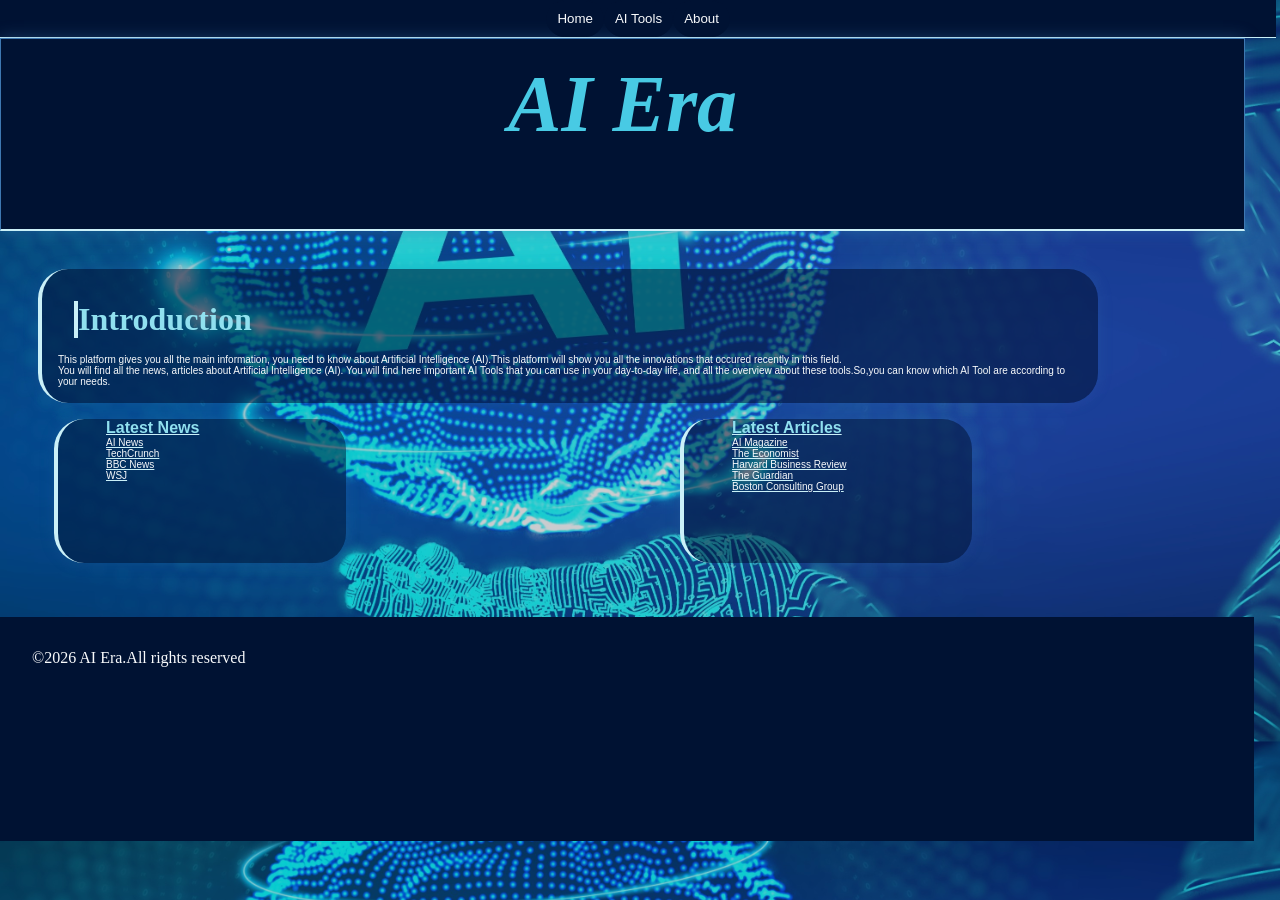
<file: AI-1.html>
<!DOCTYPE html>
<html lang="en">
<head>
    <meta charset="UTF-8">
    <meta name="viewport" content="width=device-width, initial-scale=1.0">
    <title>Home</title>
    <link rel="stylesheet" href="AI.Css"/>
</head>
<body id="body1">
    <header>
      <nav class="navbar">
        <a href="AI-1.html"><button class="btn">Home</button></a> 
        <a href="AI-2.html"><button class="btn">AI Tools</button></a> 
        <a href="AI-3.html"><button class="btn">About</button></a>
      </nav>
       <div id="name"><h1>AI Era</h1></div>
     
    </header>
    <main> 
   
      <div id="para"><h2 class="heading">Introduction</h2>
      <p>This platform gives you all the main information, you need to know about Artificial Intelligence (AI).This platform will show you all the innovations that occured recently in this field.</p>
      <p>You will find all the news, articles about Artificial Intelligence (AI). You will find here important AI Tools that you can use in your day-to-day life, and all the overview about these tools.So,you can know which AI Tool are according to your needs.</p></div>
      <div class="crd"><section class="News">
        <h3  class="head">Latest News</h3>
   <a href="https://www.artificialintelligence-news.com/" class="link">AI News</a>
        <a href="https://techcrunch.com/category/artificial-intelligence/" class="link">TechCrunch</a>
        <a href="https://www.bbc.com/news/topics/ce1qrvleleqt" class="link">BBC News</a>
        <a href="https://www.wsj.com/tech/ai" class="link">WSJ</a>
      </section>
      <section class="News">
      
        <h3 class="head">Latest Articles</h3>
   <a href="https://aimagazine.com/articles" class="link">AI Magazine</a>
        <a href="https://www.economist.com/topics/artificial-intelligence" class="link">The Economist</a>
        <a href="https://hbr.org/topic/subject/ai-and-machine-learning" class="link">Harvard Business Review</a>
        <a href="https://www.theguardian.com/technology/artificialintelligenceai" class="link">The Guardian</a>
        <a href="https://www.bcg.com/capabilities/artificial-intelligence/insights" class="link">Boston Consulting Group</a>
      </section>
    </div>
      

    </main>
    <footer class="footer">
      <p>&COPY;2026 AI Era.All rights reserved</p>
      
    </footer>
    <script src="AI.js"></script>
</body>
</html>
</file>
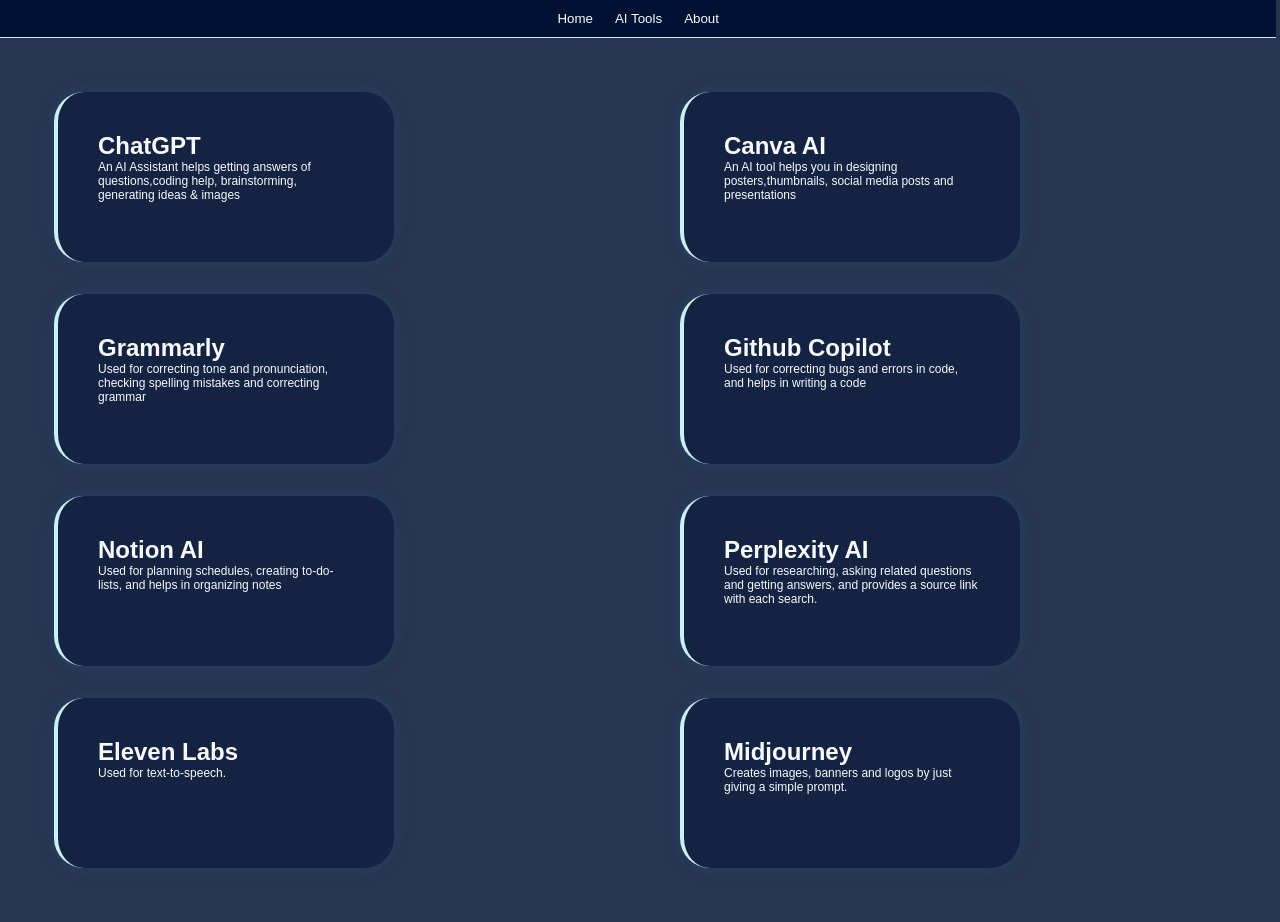
<file: AI-2.html>
<!DOCTYPE html>
<html lang="en">
<head>
    <meta charset="UTF-8">
    <meta name="viewport" content="width=device-width, initial-scale=1.0">
    <title>AI Tools</title>
    <link rel="stylesheet" href="AI.Css"/>
</head>
<body class="body2">
     <header>
      <nav class="navbar">
          <a href="AI-1.html"><button class="btn">Home</button></a> 
          <a href="AI-2.html"><button class="btn">AI Tools</button></a> 
          <a href="AI-3.html"><button class="btn">About</button></a>
      </nav>
    </header>
    <main>
         <div class="crd">
           
    <div class="cards">
       
    <h2>ChatGPT</h2>
    <p>An AI Assistant helps getting answers of questions,coding help, brainstorming, generating ideas & images</p>

    </div>
    <div class="cards">
    <h2>Canva AI</h2>
    <p>An AI tool helps you in designing posters,thumbnails, social media posts and presentations</p>
    </div>
    <div class="cards">
        <h2>Grammarly</h2>
        <p>Used for correcting tone and pronunciation, checking spelling mistakes and correcting grammar</p>
    </div>
    <div class="cards">
        <h2>Github Copilot</h2>
        <p>Used for correcting bugs and errors in code, and helps in writing a code</p>
        
        
    </div>
    <div class="cards">
        <h2>Notion AI</h2>
        <p>Used for planning schedules, creating to-do-lists, and helps in organizing notes</p>
        
    </div>
    <div class="cards">
        <h2>Perplexity AI</h2>
        <p>Used for researching, asking related questions and getting answers, and provides a source link with each search.</p>
    </div>
    <div class="cards">
        <h2>Eleven Labs</h2>
        <p>Used for text-to-speech.</p>
    </div>
    <div class="cards">
        <h2>Midjourney</h2>
        <p>
         Creates images, banners and logos by just giving a simple prompt.
        </p>
    </div>
    </main></div>
     <script src="AI.js"></script>
</body>
</html>
</file>
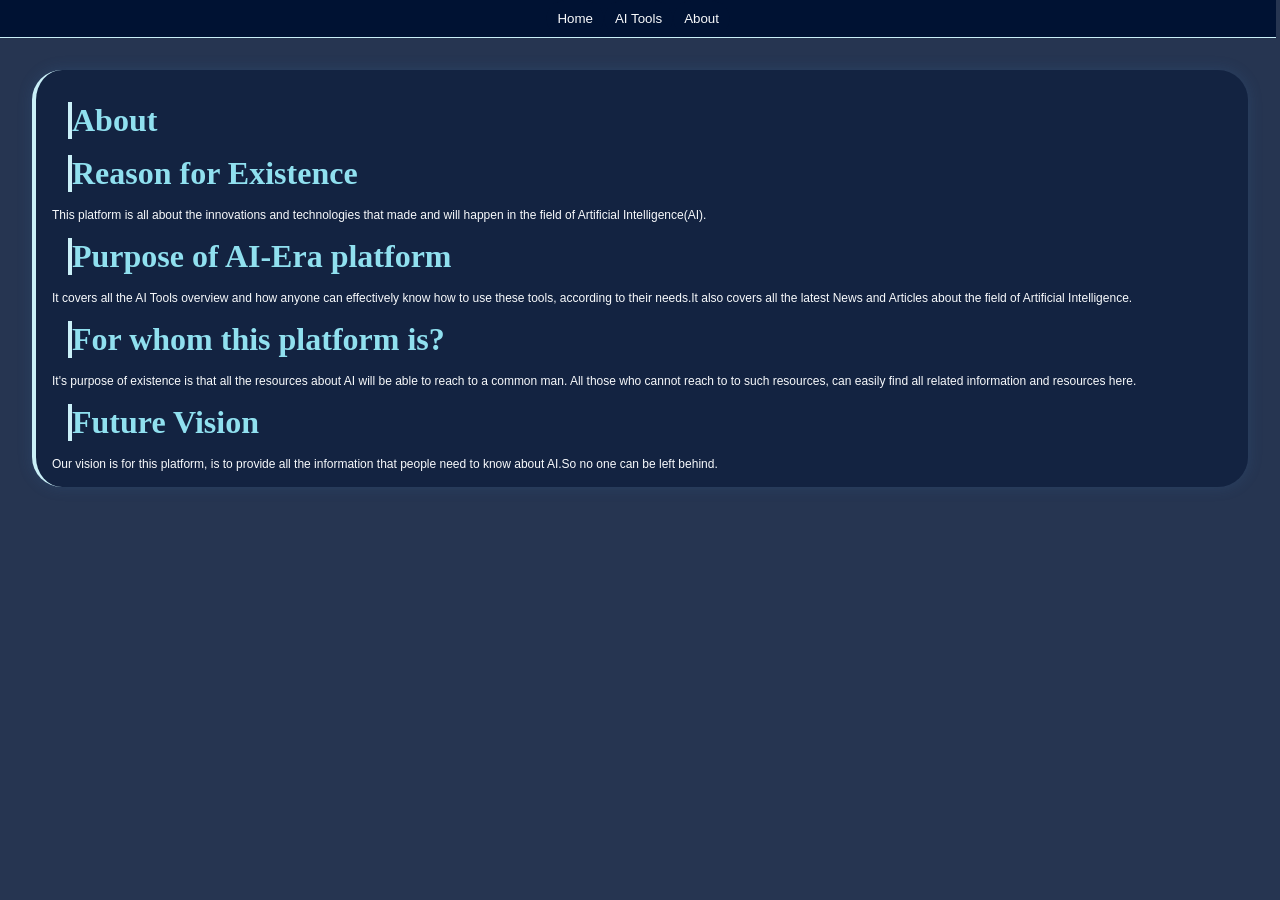
<file: AI-3.html>
<!DOCTYPE html>
<html lang="en">
<head>
    <meta charset="UTF-8">
    <meta name="viewport" content="width=device-width, initial-scale=1.0">
    <title>About</title>
    <link rel="stylesheet" href="AI.Css"/>
</head>
<body class="body2">
    <header>
        <nav class="navbar">
          <a href="AI-1.html"><button class="btn">Home</button></a> 
          <a href="AI-2.html"><button class="btn">AI Tools</button></a> 
          <a href="AI-3.html"><button class="btn">About</button></a>
        </nav>
    </header>
   <div id="block"><h2 class="heading">About</h2> 
   <h3 class="heading">Reason for Existence</h3>
   <p>This platform is all about the innovations and technologies that made and will happen in  the field of Artificial Intelligence(AI).</p>
   <h3 class="heading">Purpose of AI-Era platform</h3>
   <p>It covers all the AI Tools overview and how anyone can effectively know how to use these tools, according to their needs.It also covers all the latest News and Articles about the field of Artificial Intelligence.</p>
   <h3 class="heading">For whom this platform is?</h3>
   <p>It's purpose of existence is that all the resources about AI will be able to reach to a common man. All those who cannot reach to to such resources, can easily find all related information and resources here.</p>
   <h3 class="heading">Future Vision</h3>
   <p>Our vision is for this platform, is to provide all the information that people need to know about AI.So no one can be left behind.</p></div>
    <script src="AI.js"></script>
</body>
</html>
</file>
<file: AI.Css>
*{
    margin: 0;
    padding: 0;
}
#body1{
  color: #f8fafc;
   background-image: 
   linear-gradient(
    rgba(0,0,20,0.20),
    rgba(0,0,20,0.20)
   ),
   url("AI\ Image.jpg");
   background-size: cover;
   background-position: center;
   min-width: min-content;
   height: 70vh;
}
.btn{
    background-color:#001233;
    color: #f8fafc;
    padding: 10px;
    border-radius: 30px;
    border:0.25px solid #001233;
    justify-content: center;
    transition: all 0.3s ease;
    
  
}
.btn:hover{
    background-color: #3e78b2;
   
}
.navbar{
    background-color:#001233;
    color: #f8fafc;
    border-bottom: 0.25px solid #caf0f8;
    row-gap: 10px;
    display: flex;
    flex-direction: row;
    justify-content: center;
    min-width: min-content;
}
#name{
    background-color:rgb(0, 18, 51);
    color: #48cae4 ;
    width: auto;
    

    height: 150px;
    justify-content: center;
    text-align: center;
    padding: 20px;
    font-size: 5rem;
    box-shadow: 0 0 15px rgba(62, 120, 178, 0.4);
    box-sizing: 10px;
    border: 1px solid #3e78b2;
    font-style: oblique;
    border-bottom:2px solid #caf0f8 ;
    font-weight: 300;
   
}
main{
    margin: 2rem;
    padding: 6px;
    font-family: Arial, Helvetica, sans-serif;
}
#para{
    background-color:rgba(0, 18, 51,0.55);
    padding: 1rem;
    border-radius: 30px;
    box-shadow: 0 0 15px rgba(62, 120, 178, 0.2);
    border-left:4px solid #caf0f8 ;
    min-width: min-content;
  
}
.link{
    text-decoration: none;
    color: #f8fafc;
    display: grid;
    grid-auto-flow: row;
    min-width: min-content;
}
.News{
    height:10rem;
    width: 20rem;
    background-color:rgba(0, 18, 51,0.50);
    border-radius: 30px;
    font-family: Arial, Helvetica, sans-serif;
    color: #caf0f8;
    text-decoration: underline;
    box-shadow: 0 0 15px rgba(62, 120, 178, 0.2);
    padding-inline: 3rem;
    justify-content: center;
    display: block;
    margin: 1rem;
    border-left:4px solid #caf0f8 ;
    
}
.body2{
     background-color:rgba(0, 18, 51,0.85);
     color: #f8fafc;
     
}
#block{
    padding: 1rem;
    margin: 2rem;
    background-color:rgba(0, 18, 51,0.50);
    border-radius: 30px;
    font-family: Arial, Helvetica, sans-serif;
    box-shadow: 0 0 15px rgba(62, 120, 178, 0.2);
    border-left:4px solid #caf0f8 ;
}
.heading{
    color: #90e0ef;
    font-family: Arial, Helvetica, sans-serif;
    font-size: 2rem;
    margin: 1rem;
    border-left:4px solid #caf0f8 ;
    
   
}
.cards{
    height:20vh;
    width: 30vw;
    background-color:rgba(0, 18, 51,0.50);
    border-radius: 30px;
    font-family: Arial, Helvetica, sans-serif;
    box-shadow: 0 0 15px rgba(62, 120, 178, 0.2);
    padding-inline: 3rem;
    justify-content: center;
    display: block;
    margin: 1rem;
    border-left:4px solid #caf0f8 ;
    min-width: min-content;
    min-height: min-content;
}
.crd{
    display: grid;
    grid-template-columns: repeat(2, 1fr);
    margin-left: 6rem;
    column-gap: 2rem;
    column-gap: min-content;
    min-width: min-content;
    
}
.footer{
    background-color: #001233;
    height: 10rem;
    min-width: min-content;
    color: #f8fafc;
    padding: 2rem;
    min-width: min-content;

}
.head{
    color: #90e0ef;
    min-width: min-content;
    min-height: min-content;

}
@media (orientation: portrait) {
    .btn{
        align-items: flex-start;
        font-size: 10px;
        gap: 8px;
        padding: 10px;
    }
    .footer{
        height: 60px;
        font-size: 16px;
        padding: 18px;
        justify-content: center;
        align-content: center;
    }
    .heading{
        font-size: 1rem;
        font-family: 'Times New Roman', Times, serif;
        border: none;
    }
    #block p{
        font-size: 8px;
        font-family: Arial, Helvetica, sans-serif;
    }
    .News{
        height: 6rem;
        width: 6rem;
        min-width: min-content;
    }
    .News p{
        font-size: 8px;
        font-family: Arial, Helvetica, sans-serif;
    }
    .head{
        font-size: 1rem;
        font-family: 'Times New Roman', Times, serif;
        border: none;
    }
    #name{
        width: 100vw;
        height: 25vh;
        font-size: 3rem;
    }
    .cards h2{
        font-size: 1rem;
    }
    .cards p{
        font-size:8px ;
    }
    .cards{
        height: 1.5rem;
        width: 15rem;
        padding: 20px;
    }
    .crd{
        display: grid;
        grid-template-columns: repeat(1,1fr);
        margin: 4px;
        width: 20rem;
        height: 15rem;
    }
    .link{
        font-size: 8px;
        font-family: Arial, Helvetica, sans-serif;
    }
    #para p{
        font-size: 8px;
    }
    #para{
        width: 16rem;
    }
    
    main{
        margin: 0.5rem;
    }
}
@media (min-aspect-ratio: 0.9/1) and (max-aspect-ratio: 1.6/1){
    .heading{
       font-size: 1.5rem;
    }
    #para{
        width:80vw;
    }
    #para p{
        font-size: 10px;
    }
    #name{
        font-size: 2.5rem;
        width: 94vw;
    }
    .navbar{
        width: 99.72vw;
    }
    .footer{
        width: 93vw;
       
    }
    main{
        margin-right:1rem;
    }
    .News{
        width: 15vw;
        height: 9rem;
        font-size:10px ;
    }
    .head{
        font-size: 16px;
    }
     .crd{
        margin-left: 0%;
        display: grid;
        grid-template-columns: repeat(2, 2fr);
        
     }
     .cards{
        width:20vw;
        height: 10vh;
        margin: none;
        min-width: min-content;
        padding: 40px;
     }
    .cards p{
        font-size: 12px;
    }
    .heading{
        font-family: 'Times New Roman', Times, serif;
        font-size: 2rem;
    }
    #block p{
        font-size: 12px;
    }
     
}
@media (min-aspect-ratio:1.6/1) and (max-aspect-ratio: 2.1/1){
 #name{
    min-width:min-content ;
    font-size: 7vw;
 }
 .navbar{
    min-width: min-content;
    width: 98.6vw;
 }
 #para{
    width: 85vw;
 }
 .footer{
    width: 98.6vw;
 }
 .News{
    width:18vw;
 }
 .cards{
    width: 18vw;
 }
}
</file>
